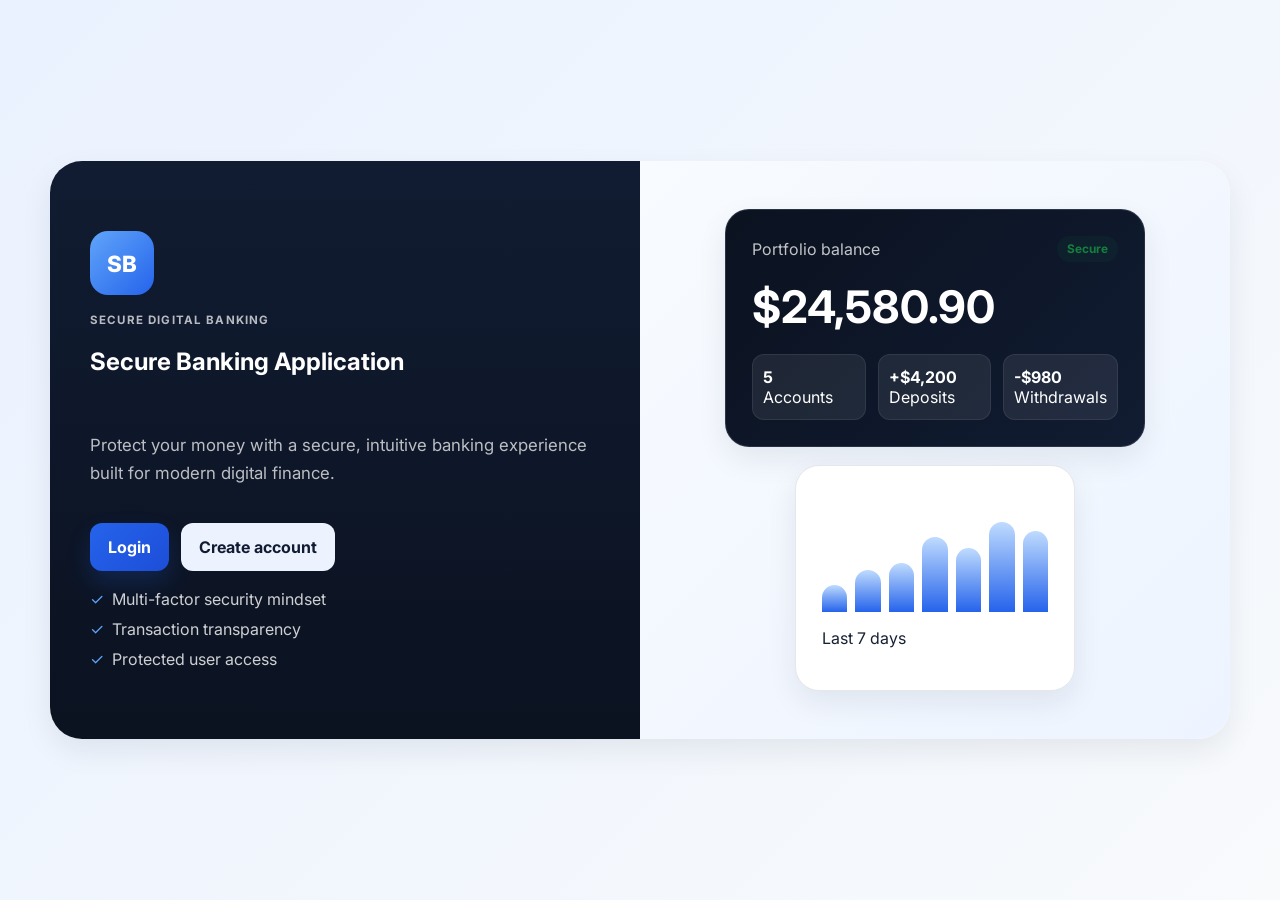
<file: frontend/index.html>
<!DOCTYPE html>
<html lang="en">
  <head>
    <meta charset="UTF-8" />
    <meta name="viewport" content="width=device-width, initial-scale=1.0" />
    <title>Secure Banking Application</title>
    <link rel="preconnect" href="https://fonts.googleapis.com" />
    <link rel="preconnect" href="https://fonts.gstatic.com" crossorigin />
    <link href="https://fonts.googleapis.com/css2?family=Inter:wght@400;500;600;700;800&display=swap" rel="stylesheet" />
    <link rel="stylesheet" href="styles/style.css" />
  </head>
  <body class="landing-page">
    <main class="landing-shell">
      <section class="brand-panel">
        <div class="brand-badge">SB</div>
        <div>
          <p class="eyebrow">Secure digital banking</p>
          <h1>Secure Banking Application</h1>
        </div>
        <p class="landing-copy">
          Protect your money with a secure, intuitive banking experience built for modern digital finance.
        </p>
        <div class="landing-actions">
          <a class="btn btn-primary" href="login.html">Login</a>
          <a class="btn btn-secondary" href="register.html">Create account</a>
        </div>
        <ul class="feature-list">
          <li>Multi-factor security mindset</li>
          <li>Transaction transparency</li>
          <li>Protected user access</li>
        </ul>
      </section>
      <section class="landing-visual">
        <div class="summary-card main">
          <div class="summary-header">
            <span>Portfolio balance</span>
            <span class="status-pill success">Secure</span>
          </div>
          <h2>$24,580.90</h2>
          <div class="mini-grid">
            <div>
              <strong>5</strong>
              <span>Accounts</span>
            </div>
            <div>
              <strong>+$4,200</strong>
              <span>Deposits</span>
            </div>
            <div>
              <strong>-$980</strong>
              <span>Withdrawals</span>
            </div>
          </div>
        </div>
        <div class="summary-card secondary">
          <div class="sparkline" aria-hidden="true">
            <span></span>
            <span></span>
            <span></span>
            <span></span>
            <span></span>
            <span></span>
            <span></span>
          </div>
          <p>Last 7 days</p>
        </div>
      </section>
    </main>
  </body>
</html>
</file>
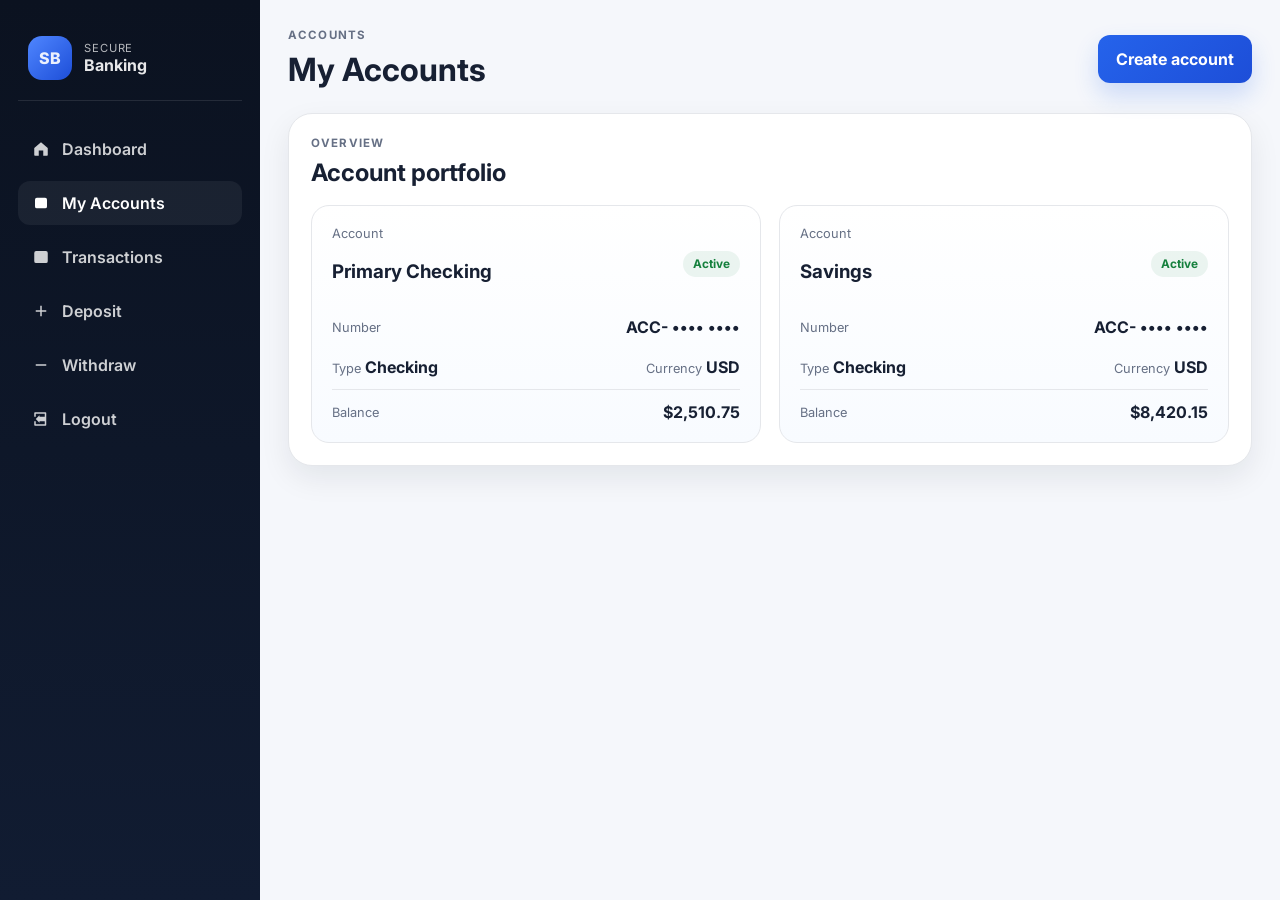
<file: frontend/accounts.html>
<!DOCTYPE html>
<html lang="en">
  <head>
    <meta charset="UTF-8" />
    <meta name="viewport" content="width=device-width, initial-scale=1.0" />
    <title>My Accounts | Secure Banking Application</title>
    <link rel="preconnect" href="https://fonts.googleapis.com" />
    <link rel="preconnect" href="https://fonts.gstatic.com" crossorigin />
    <link href="https://fonts.googleapis.com/css2?family=Inter:wght@400;500;600;700;800&display=swap" rel="stylesheet" />
    <link rel="stylesheet" href="styles/style.css" />
  </head>
  <body>
    <div class="app-shell">
      <aside class="sidebar">
        <div class="brand-block">
          <div class="brand-mark">SB</div>
          <div>
            <p>Secure</p>
            <strong>Banking</strong>
          </div>
        </div>

        <nav class="nav-menu" aria-label="Sidebar navigation">
          <a class="nav-item" href="dashboard.html">
            <svg viewBox="0 0 24 24" aria-hidden="true"><path d="M3 10.5 12 3l9 7.5V20a1 1 0 0 1-1 1h-5v-7H9v7H4a1 1 0 0 1-1-1v-9.5Z"/></svg>
            <span>Dashboard</span>
          </a>
          <a class="nav-item active" href="accounts.html">
            <svg viewBox="0 0 24 24" aria-hidden="true"><path d="M4 7.5A2.5 2.5 0 0 1 6.5 5h11A2.5 2.5 0 0 1 20 7.5v9A2.5 2.5 0 0 1 17.5 19h-11A2.5 2.5 0 0 1 4 16.5v-9Zm2.5-.5h11a.5.5 0 0 1 .5.5v1H6V7.5a.5.5 0 0 1 .5-.5Zm-1 4h12v5.5a.5.5 0 0 1-.5.5h-11a.5.5 0 0 1-.5-.5V11Z"/></svg>
            <span>My Accounts</span>
          </a>
          <a class="nav-item" href="transactions.html">
            <svg viewBox="0 0 24 24" aria-hidden="true"><path d="M3 6.5A2.5 2.5 0 0 1 5.5 4h13A2.5 2.5 0 0 1 21 6.5v11A2.5 2.5 0 0 1 18.5 20h-13A2.5 2.5 0 0 1 3 17.5v-11Zm3 1.5h12v2H6V8Zm0 4h7v2H6v-2Zm0 4h5v2H6v-2Z"/></svg>
            <span>Transactions</span>
          </a>
          <button type="button" class="nav-item button-link" data-modal="depositModal">
            <svg viewBox="0 0 24 24" aria-hidden="true"><path d="M11 5h2v6h6v2h-6v6h-2v-6H5v-2h6V5Z"/></svg>
            <span>Deposit</span>
          </button>
          <button type="button" class="nav-item button-link" data-modal="withdrawModal">
            <svg viewBox="0 0 24 24" aria-hidden="true"><path d="M5 11h14v2H5v-2Z"/></svg>
            <span>Withdraw</span>
          </button>
          <button type="button" class="nav-item button-link logout-link" id="logoutButton">
            <svg viewBox="0 0 24 24" aria-hidden="true"><path d="M10 17v-2h7V9h-7V7l-5 5 5 5Zm-7-8h2V5h12v14H5v-4H3v5a1 1 0 0 0 1 1h14a1 1 0 0 0 1-1V4a1 1 0 0 0-1-1H4a1 1 0 0 0-1 1v5Z"/></svg>
            <span>Logout</span>
          </button>
        </nav>
      </aside>

      <main class="main-content">
        <header class="topbar">
          <div>
            <p class="eyebrow muted">Accounts</p>
            <h1>My Accounts</h1>
          </div>
          <div class="topbar-right">
            <button type="button" class="btn btn-primary" data-modal="createAccountModal">Create account</button>
          </div>
        </header>

        <section class="panel accounts-panel">
          <div class="panel-header">
            <div>
              <p class="eyebrow muted">Overview</p>
              <h2>Account portfolio</h2>
            </div>
          </div>

          <div class="account-grid" id="accountGrid">
            <div class="empty-state-card">No accounts available yet. Create your first account to begin.</div>
          </div>
        </section>
      </main>
    </div>

    <div class="modal hidden" id="createAccountModal" aria-hidden="true">
      <div class="modal-card small-modal">
        <div class="modal-header">
          <h3>Create bank account</h3>
          <button type="button" class="close-modal" aria-label="Close account creation dialog">×</button>
        </div>
        <form id="createAccountForm" class="modal-form">
          <div class="form-group">
            <label for="newAccountName">Account label</label>
            <input id="newAccountName" name="newAccountName" type="text" placeholder="e.g., Savings" />
          </div>
          <div class="modal-actions">
            <button type="button" class="btn btn-secondary" data-close-modal="createAccountModal">Cancel</button>
            <button type="submit" class="btn btn-primary">Create account</button>
          </div>
        </form>
      </div>
    </div>

    <script src="scripts/app.js"></script>
    <script src="scripts/dashboard.js"></script>
  </body>
</html>
</file>
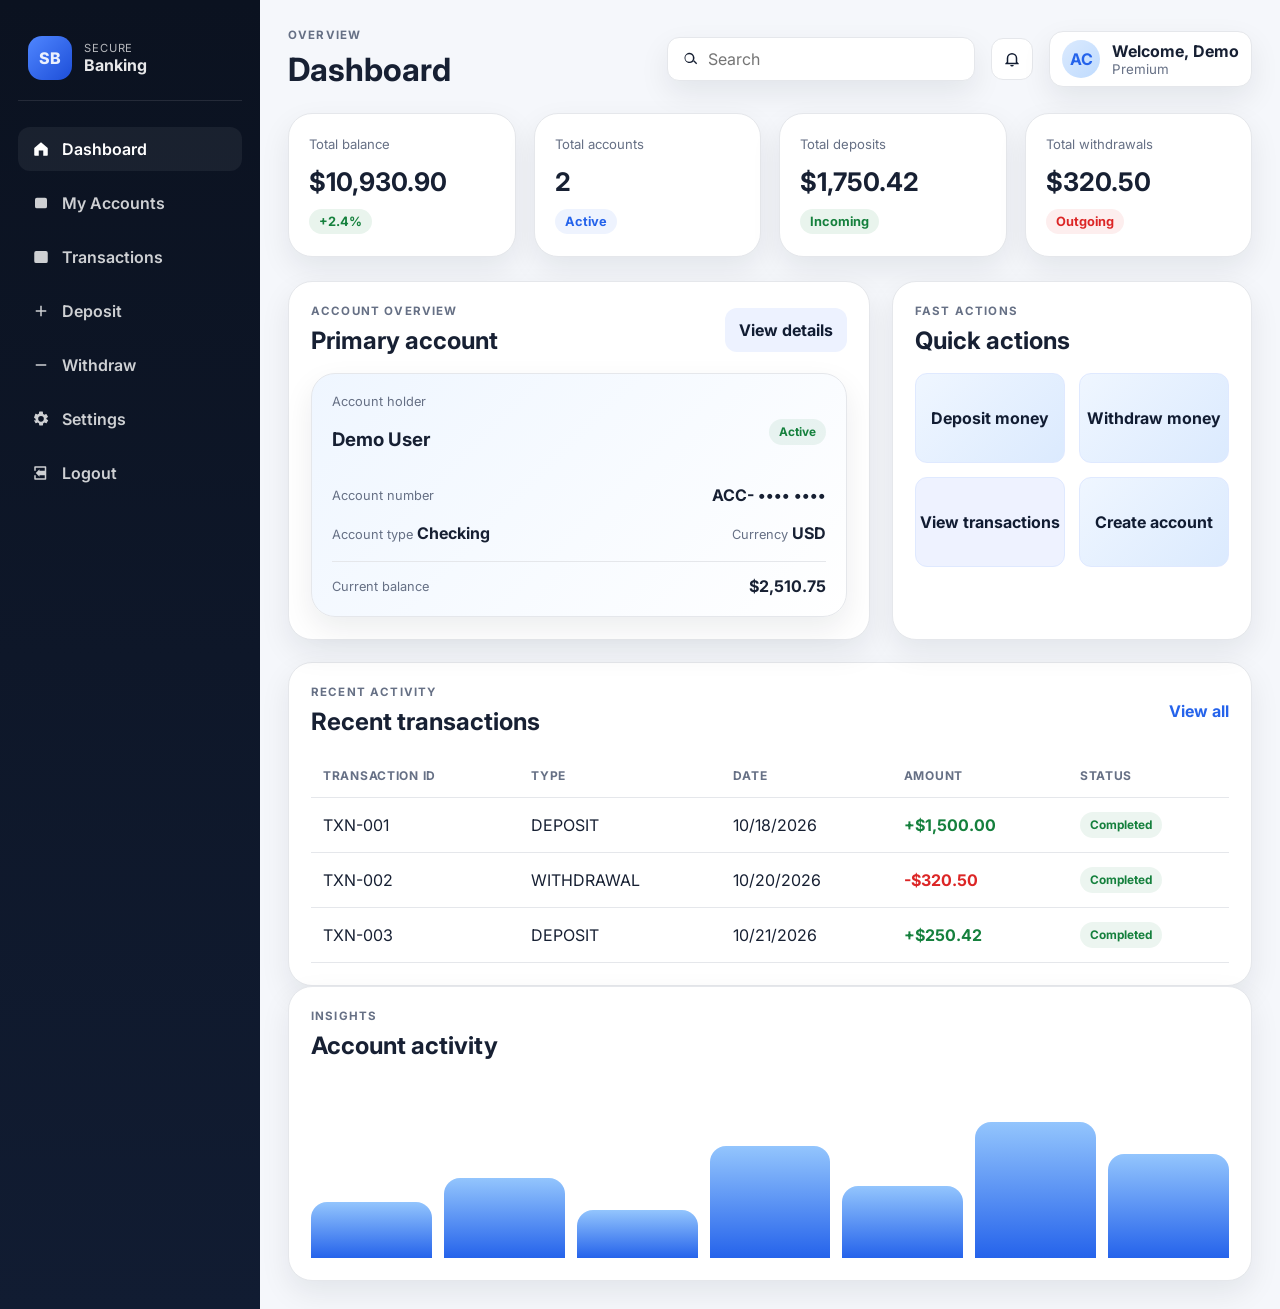
<file: frontend/dashboard.html>
<!DOCTYPE html>
<html lang="en">
  <head>
    <meta charset="UTF-8" />
    <meta name="viewport" content="width=device-width, initial-scale=1.0" />
    <title>Dashboard | Secure Banking Application</title>
    <link rel="preconnect" href="https://fonts.googleapis.com" />
    <link rel="preconnect" href="https://fonts.gstatic.com" crossorigin />
    <link href="https://fonts.googleapis.com/css2?family=Inter:wght@400;500;600;700;800&display=swap" rel="stylesheet" />
    <link rel="stylesheet" href="styles/style.css" />
  </head>
  <body>
    <div class="app-shell">
      <aside class="sidebar" id="sidebar">
        <div class="brand-block">
          <div class="brand-mark">SB</div>
          <div>
            <p>Secure</p>
            <strong>Banking</strong>
          </div>
        </div>

        <nav class="nav-menu" aria-label="Sidebar navigation">
          <a class="nav-item active" href="dashboard.html">
            <svg viewBox="0 0 24 24" aria-hidden="true"><path d="M3 10.5 12 3l9 7.5V20a1 1 0 0 1-1 1h-5v-7H9v7H4a1 1 0 0 1-1-1v-9.5Z"/></svg>
            <span>Dashboard</span>
          </a>
          <a class="nav-item" href="accounts.html">
            <svg viewBox="0 0 24 24" aria-hidden="true"><path d="M4 7.5A2.5 2.5 0 0 1 6.5 5h11A2.5 2.5 0 0 1 20 7.5v9A2.5 2.5 0 0 1 17.5 19h-11A2.5 2.5 0 0 1 4 16.5v-9Zm2.5-.5h11a.5.5 0 0 1 .5.5v1H6V7.5a.5.5 0 0 1 .5-.5Zm-1 4h12v5.5a.5.5 0 0 1-.5.5h-11a.5.5 0 0 1-.5-.5V11Z"/></svg>
            <span>My Accounts</span>
          </a>
          <a class="nav-item" href="transactions.html">
            <svg viewBox="0 0 24 24" aria-hidden="true"><path d="M3 6.5A2.5 2.5 0 0 1 5.5 4h13A2.5 2.5 0 0 1 21 6.5v11A2.5 2.5 0 0 1 18.5 20h-13A2.5 2.5 0 0 1 3 17.5v-11Zm3 1.5h12v2H6V8Zm0 4h7v2H6v-2Zm0 4h5v2H6v-2Z"/></svg>
            <span>Transactions</span>
          </a>
          <button type="button" class="nav-item button-link" data-modal="depositModal">
            <svg viewBox="0 0 24 24" aria-hidden="true"><path d="M11 5h2v6h6v2h-6v6h-2v-6H5v-2h6V5Z"/></svg>
            <span>Deposit</span>
          </button>
          <button type="button" class="nav-item button-link" data-modal="withdrawModal">
            <svg viewBox="0 0 24 24" aria-hidden="true"><path d="M5 11h14v2H5v-2Z"/></svg>
            <span>Withdraw</span>
          </button>
          <a class="nav-item" href="#">
            <svg viewBox="0 0 24 24" aria-hidden="true"><path d="M19.14 12.94c.04-.31.06-.63.06-.94s-.02-.63-.06-.94l2.03-1.58a.5.5 0 0 0 .12-.64l-1.92-3.32a.5.5 0 0 0-.61-.18l-2.39.96a6.8 6.8 0 0 0-1.63-.94L14.5 2.5a.5.5 0 0 0-.5-.5h-3.99a.5.5 0 0 0-.5.5l-.35 2.41c-.58.23-1.12.55-1.63.94l-2.39-.96a.5.5 0 0 0-.61.18L2.71 9.84a.5.5 0 0 0 .12.64l2.03 1.58c-.04.31-.06.63-.06.94s.02.63.06.94L2.83 13.52a.5.5 0 0 0-.12.64l1.92 3.32a.5.5 0 0 0 .61.18l2.39-.96c.51.39 1.05.71 1.63.94l.35 2.41a.5.5 0 0 0 .5.5h3.99a.5.5 0 0 0 .5-.5l.35-2.41c.58-.23 1.12-.55 1.63-.94l2.39.96a.5.5 0 0 0 .61-.18l1.92-3.32a.5.5 0 0 0-.12-.64l-2.03-1.58ZM12 15.5A3.5 3.5 0 1 1 12 8a3.5 3.5 0 0 1 0 7.5Z"/></svg>
            <span>Settings</span>
          </a>
          <button type="button" class="nav-item button-link logout-link" id="logoutButton">
            <svg viewBox="0 0 24 24" aria-hidden="true"><path d="M10 17v-2h7V9h-7V7l-5 5 5 5Zm-7-8h2V5h12v14H5v-4H3v5a1 1 0 0 0 1 1h14a1 1 0 0 0 1-1V4a1 1 0 0 0-1-1H4a1 1 0 0 0-1 1v5Z"/></svg>
            <span>Logout</span>
          </button>
        </nav>
      </aside>

      <main class="main-content">
        <header class="topbar">
          <div>
            <p class="eyebrow muted">Overview</p>
            <h1>Dashboard</h1>
          </div>

          <div class="topbar-right">
            <label class="search-box" aria-label="Search">
              <svg viewBox="0 0 24 24" aria-hidden="true"><path d="M10.5 3a7.5 7.5 0 0 1 5.95 12.3l4.35 4.35 1.4-1.4-4.35-4.35A7.5 7.5 0 1 1 10.5 3Zm0 2a5.5 5.5 0 1 0 0 11 5.5 5.5 0 0 0 0-11Z"/></svg>
              <input type="search" placeholder="Search" />
            </label>
            <button class="icon-btn" aria-label="Notifications">
              <svg viewBox="0 0 24 24" aria-hidden="true"><path d="M12 22a2.5 2.5 0 0 0 2.45-2h-4.9A2.5 2.5 0 0 0 12 22Zm7-6V11a7 7 0 1 0-14 0v5L3 18v1h18v-1l-2-2Zm-2 1H7v-6a5 5 0 1 1 10 0v6Z"/></svg>
            </button>
            <div class="user-chip" aria-label="User account">
              <span class="avatar">AC</span>
              <div>
                <strong id="welcomeUser">Welcome</strong>
                <small>Premium</small>
              </div>
            </div>
          </div>
        </header>

        <section class="summary-grid">
          <article class="stat-card">
            <div class="stat-label">Total balance</div>
            <h3 id="totalBalance">$0.00</h3>
            <span class="trend positive">+2.4%</span>
          </article>
          <article class="stat-card">
            <div class="stat-label">Total accounts</div>
            <h3 id="accountCount">0</h3>
            <span class="trend neutral">Active</span>
          </article>
          <article class="stat-card">
            <div class="stat-label">Total deposits</div>
            <h3 id="totalDeposits">$0.00</h3>
            <span class="trend positive">Incoming</span>
          </article>
          <article class="stat-card">
            <div class="stat-label">Total withdrawals</div>
            <h3 id="totalWithdrawals">$0.00</h3>
            <span class="trend negative">Outgoing</span>
          </article>
        </section>

        <section class="main-grid">
          <article class="panel account-highlight">
            <div class="panel-header">
              <div>
                <p class="eyebrow muted">Account overview</p>
                <h2>Primary account</h2>
              </div>
              <button type="button" class="btn btn-secondary small-btn">View details</button>
            </div>

            <div class="account-card">
              <div class="account-head">
                <div>
                  <p>Account holder</p>
                  <h3 id="primaryAccountHolder">Loading...</h3>
                </div>
                <span class="status-pill success">Active</span>
              </div>

              <div class="account-number-row">
                <span>Account number</span>
                <strong id="maskedAccountNumber">•••• •••• ••••</strong>
              </div>

              <div class="account-meta">
                <div>
                  <span>Account type</span>
                  <strong>Checking</strong>
                </div>
                <div>
                  <span>Currency</span>
                  <strong>USD</strong>
                </div>
              </div>

              <div class="account-balance-row">
                <span>Current balance</span>
                <strong id="primaryBalance">$0.00</strong>
              </div>
            </div>
          </article>

          <article class="panel quick-actions-panel">
            <div class="panel-header">
              <div>
                <p class="eyebrow muted">Fast actions</p>
                <h2>Quick actions</h2>
              </div>
            </div>
            <div class="action-grid">
              <button type="button" class="action-btn" data-modal="depositModal">Deposit money</button>
              <button type="button" class="action-btn" data-modal="withdrawModal">Withdraw money</button>
              <a href="transactions.html" class="action-btn secondary-link">View transactions</a>
              <button type="button" class="action-btn" data-modal="createAccountModal">Create account</button>
            </div>
          </article>
        </section>

        <section class="panel table-panel">
          <div class="panel-header">
            <div>
              <p class="eyebrow muted">Recent activity</p>
              <h2>Recent transactions</h2>
            </div>
            <a href="transactions.html" class="link-button">View all</a>
          </div>

          <div class="table-wrap">
            <table>
              <thead>
                <tr>
                  <th>Transaction ID</th>
                  <th>Type</th>
                  <th>Date</th>
                  <th>Amount</th>
                  <th>Status</th>
                </tr>
              </thead>
              <tbody id="recentTransactionsTableBody">
                <tr>
                  <td colspan="5" class="empty-state-cell">No recent transactions available.</td>
                </tr>
              </tbody>
            </table>
          </div>
        </section>

        <section class="panel activity-panel">
          <div class="panel-header">
            <div>
              <p class="eyebrow muted">Insights</p>
              <h2>Account activity</h2>
            </div>
          </div>
          <div class="activity-chart" aria-label="Transaction activity chart">
            <div class="bar-group"><span style="height: 35%"></span></div>
            <div class="bar-group"><span style="height: 50%"></span></div>
            <div class="bar-group"><span style="height: 30%"></span></div>
            <div class="bar-group"><span style="height: 70%"></span></div>
            <div class="bar-group"><span style="height: 45%"></span></div>
            <div class="bar-group"><span style="height: 85%"></span></div>
            <div class="bar-group"><span style="height: 65%"></span></div>
          </div>
        </section>
      </main>
    </div>

    <div class="modal hidden" id="depositModal" aria-hidden="true">
      <div class="modal-card">
        <div class="modal-header">
          <h3>Deposit funds</h3>
          <button type="button" class="close-modal" aria-label="Close deposit dialog">×</button>
        </div>
        <form id="depositForm" class="modal-form">
          <div class="form-group">
            <label for="depositAccount">Account</label>
            <select id="depositAccount" name="depositAccount"></select>
          </div>
          <div class="form-group">
            <label for="depositAmount">Amount</label>
            <input id="depositAmount" name="depositAmount" type="number" min="0.01" step="0.01" placeholder="0.00" />
          </div>
          <div class="transaction-summary">
            <span>Transaction summary</span>
            <strong id="depositSummary">$0.00</strong>
          </div>
          <div class="modal-actions">
            <button type="button" class="btn btn-secondary" data-close-modal="depositModal">Cancel</button>
            <button type="submit" class="btn btn-primary">Confirm deposit</button>
          </div>
        </form>
      </div>
    </div>

    <div class="modal hidden" id="withdrawModal" aria-hidden="true">
      <div class="modal-card">
        <div class="modal-header">
          <h3>Withdraw funds</h3>
          <button type="button" class="close-modal" aria-label="Close withdraw dialog">×</button>
        </div>
        <form id="withdrawForm" class="modal-form">
          <div class="form-group">
            <label for="withdrawAccount">Account</label>
            <select id="withdrawAccount" name="withdrawAccount"></select>
          </div>
          <div class="form-group">
            <label for="withdrawAmount">Amount</label>
            <input id="withdrawAmount" name="withdrawAmount" type="number" min="0.01" step="0.01" placeholder="0.00" />
          </div>
          <div class="transaction-summary">
            <span>Available balance</span>
            <strong id="withdrawSummary">$0.00</strong>
          </div>
          <div class="modal-actions">
            <button type="button" class="btn btn-secondary" data-close-modal="withdrawModal">Cancel</button>
            <button type="submit" class="btn btn-primary">Confirm withdrawal</button>
          </div>
        </form>
      </div>
    </div>

    <div class="modal hidden" id="createAccountModal" aria-hidden="true">
      <div class="modal-card small-modal">
        <div class="modal-header">
          <h3>Create bank account</h3>
          <button type="button" class="close-modal" aria-label="Close account creation dialog">×</button>
        </div>
        <form id="createAccountForm" class="modal-form">
          <div class="form-group">
            <label for="newAccountName">Account label</label>
            <input id="newAccountName" name="newAccountName" type="text" placeholder="e.g., Savings" />
          </div>
          <div class="modal-actions">
            <button type="button" class="btn btn-secondary" data-close-modal="createAccountModal">Cancel</button>
            <button type="submit" class="btn btn-primary">Create account</button>
          </div>
        </form>
      </div>
    </div>

    <script src="scripts/app.js"></script>
    <script src="scripts/dashboard.js"></script>
  </body>
</html>
</file>
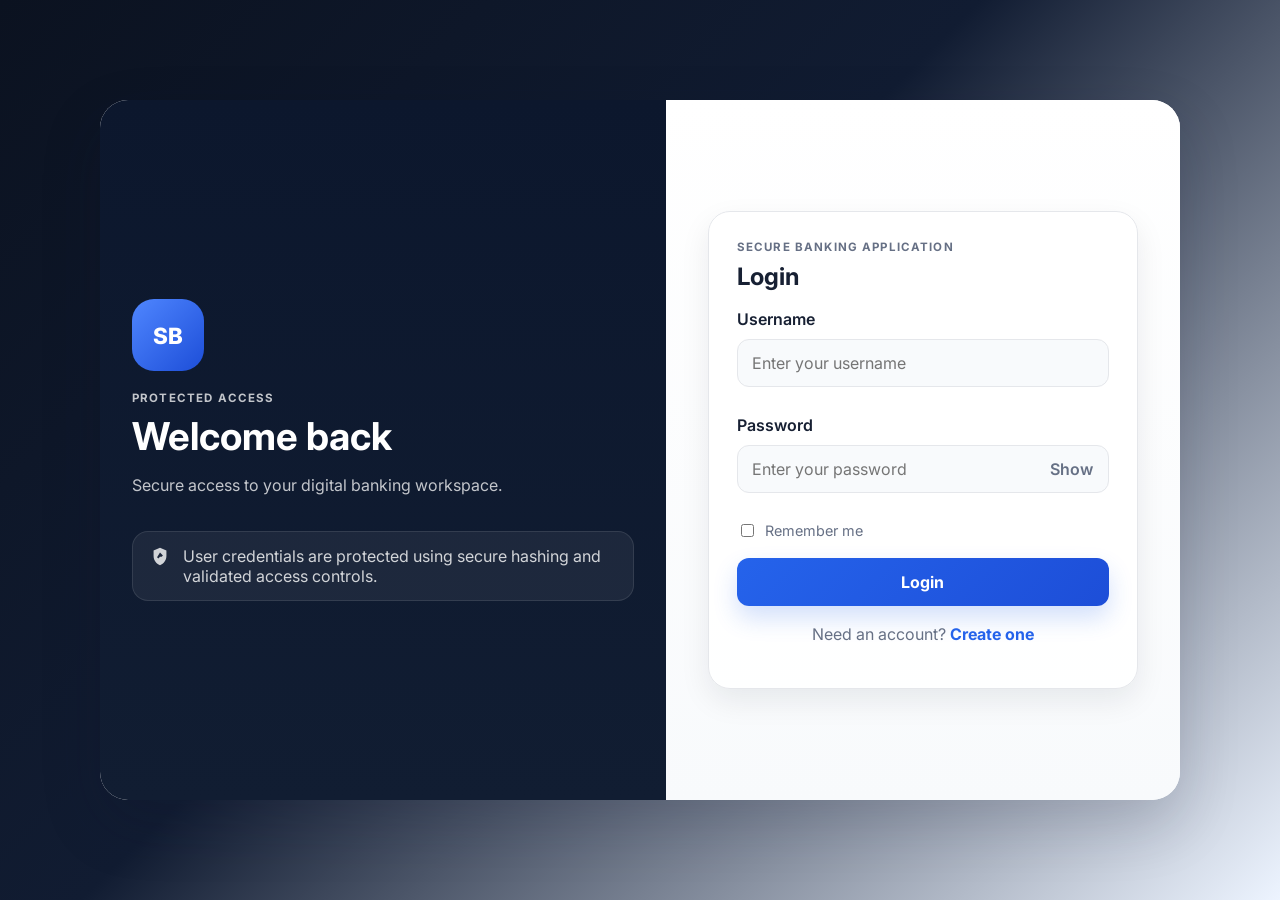
<file: frontend/login.html>
<!DOCTYPE html>
<html lang="en">
  <head>
    <meta charset="UTF-8" />
    <meta name="viewport" content="width=device-width, initial-scale=1.0" />
    <title>Login | Secure Banking Application</title>
    <link rel="preconnect" href="https://fonts.googleapis.com" />
    <link rel="preconnect" href="https://fonts.gstatic.com" crossorigin />
    <link href="https://fonts.googleapis.com/css2?family=Inter:wght@400;500;600;700;800&display=swap" rel="stylesheet" />
    <link rel="stylesheet" href="styles/style.css" />
    <link rel="stylesheet" href="styles/auth.css" />
  </head>
  <body class="auth-body">
    <main class="auth-shell login-shell">
      <section class="auth-visual">
        <div class="auth-logo">
          <span>SB</span>
        </div>
        <div class="auth-copy">
          <p class="eyebrow">Protected access</p>
          <h1>Welcome back</h1>
          <p>Secure access to your digital banking workspace.</p>
        </div>
        <div class="security-badge">
          <svg viewBox="0 0 24 24" aria-hidden="true"><path d="M12 2 5 5v6c0 4.4 2.8 8.5 7 10 4.2-1.5 7-5.6 7-10V5l-7-3Zm0 5.2 3.2 3.2-1.4 1.4L12 11.8l-1.8 1.8-1.4-1.4L12 7.2Z"/></svg>
          <span>User credentials are protected using secure hashing and validated access controls.</span>
        </div>
      </section>

      <section class="auth-panel">
        <div class="auth-card">
          <div class="auth-header">
            <div>
              <p class="eyebrow muted">Secure Banking Application</p>
              <h2>Login</h2>
            </div>
          </div>

          <form id="loginForm" novalidate>
            <div class="form-group">
              <label for="username">Username</label>
              <input id="username" name="username" type="text" autocomplete="username" placeholder="Enter your username" required />
              <small class="error-message" data-error-for="username"></small>
            </div>

            <div class="form-group">
              <label for="password">Password</label>
              <div class="password-wrapper">
                <input id="password" name="password" type="password" autocomplete="current-password" placeholder="Enter your password" required />
                <button type="button" class="toggle-password" data-target="password" aria-label="Show password">Show</button>
              </div>
              <small class="error-message" data-error-for="password"></small>
            </div>

            <div class="options-row">
              <label class="checkbox-row">
                <input type="checkbox" id="rememberMe" />
                <span>Remember me</span>
              </label>
            </div>

            <button type="submit" class="btn btn-primary btn-block" id="loginButton">
              <span class="btn-label">Login</span>
              <span class="spinner hidden" aria-hidden="true"></span>
            </button>

            <p class="auth-link-row">
              Need an account? <a href="register.html">Create one</a>
            </p>
          </form>
        </div>
      </section>
    </main>

    <script src="scripts/app.js"></script>
    <script src="scripts/auth.js"></script>
  </body>
</html>
</file>
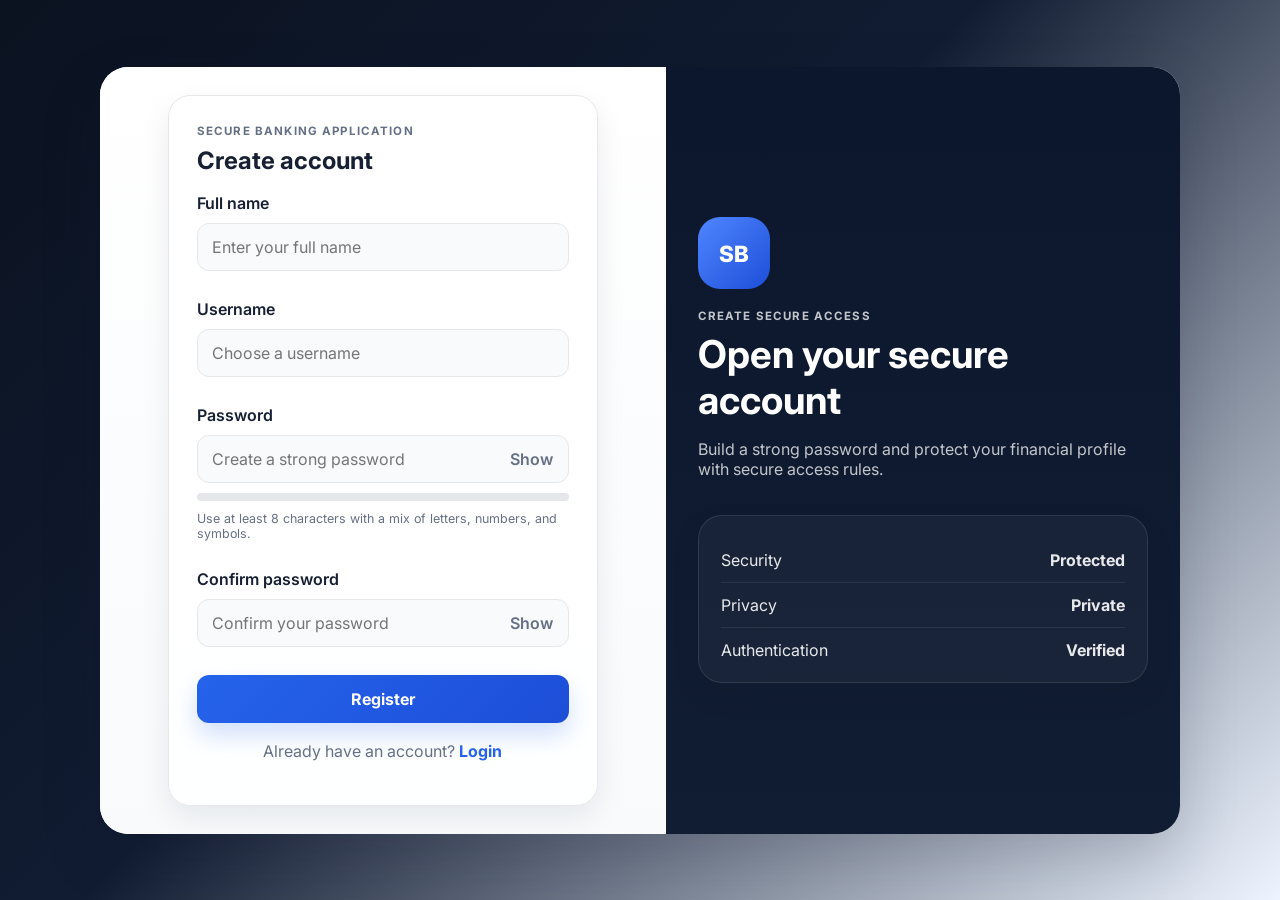
<file: frontend/register.html>
<!DOCTYPE html>
<html lang="en">
  <head>
    <meta charset="UTF-8" />
    <meta name="viewport" content="width=device-width, initial-scale=1.0" />
    <title>Register | Secure Banking Application</title>
    <link rel="preconnect" href="https://fonts.googleapis.com" />
    <link rel="preconnect" href="https://fonts.gstatic.com" crossorigin />
    <link href="https://fonts.googleapis.com/css2?family=Inter:wght@400;500;600;700;800&display=swap" rel="stylesheet" />
    <link rel="stylesheet" href="styles/style.css" />
    <link rel="stylesheet" href="styles/auth.css" />
  </head>
  <body class="auth-body">
    <main class="auth-shell register-shell">
      <section class="auth-panel">
        <div class="auth-card">
          <div class="auth-header">
            <div>
              <p class="eyebrow muted">Secure Banking Application</p>
              <h2>Create account</h2>
            </div>
          </div>

          <form id="registerForm" novalidate>
            <div class="form-group">
              <label for="fullName">Full name</label>
              <input id="fullName" name="fullName" type="text" autocomplete="name" placeholder="Enter your full name" required />
              <small class="error-message" data-error-for="fullName"></small>
            </div>

            <div class="form-group">
              <label for="registerUsername">Username</label>
              <input id="registerUsername" name="username" type="text" autocomplete="username" placeholder="Choose a username" required />
              <small class="error-message" data-error-for="registerUsername"></small>
            </div>

            <div class="form-group">
              <label for="registerPassword">Password</label>
              <div class="password-wrapper">
                <input id="registerPassword" name="password" type="password" autocomplete="new-password" placeholder="Create a strong password" required />
                <button type="button" class="toggle-password" data-target="registerPassword" aria-label="Show password">Show</button>
              </div>
              <div class="password-strength" aria-live="polite">
                <span class="strength-bar"></span>
              </div>
              <small class="helper-text">Use at least 8 characters with a mix of letters, numbers, and symbols.</small>
              <small class="error-message" data-error-for="registerPassword"></small>
            </div>

            <div class="form-group">
              <label for="confirmPassword">Confirm password</label>
              <div class="password-wrapper">
                <input id="confirmPassword" name="confirmPassword" type="password" autocomplete="new-password" placeholder="Confirm your password" required />
                <button type="button" class="toggle-password" data-target="confirmPassword" aria-label="Show password">Show</button>
              </div>
              <small class="error-message" data-error-for="confirmPassword"></small>
            </div>

            <button type="submit" class="btn btn-primary btn-block" id="registerButton">
              <span class="btn-label">Register</span>
              <span class="spinner hidden" aria-hidden="true"></span>
            </button>

            <p class="auth-link-row">
              Already have an account? <a href="login.html">Login</a>
            </p>
          </form>
        </div>
      </section>

      <section class="auth-visual registration-visual">
        <div class="auth-logo">
          <span>SB</span>
        </div>
        <div class="auth-copy">
          <p class="eyebrow">Create secure access</p>
          <h1>Open your secure account</h1>
          <p>Build a strong password and protect your financial profile with secure access rules.</p>
        </div>
        <div class="feature-card">
          <div class="feature-row">
            <span>Security</span>
            <strong>Protected</strong>
          </div>
          <div class="feature-row">
            <span>Privacy</span>
            <strong>Private</strong>
          </div>
          <div class="feature-row">
            <span>Authentication</span>
            <strong>Verified</strong>
          </div>
        </div>
      </section>
    </main>

    <script src="scripts/app.js"></script>
    <script src="scripts/auth.js"></script>
  </body>
</html>
</file>
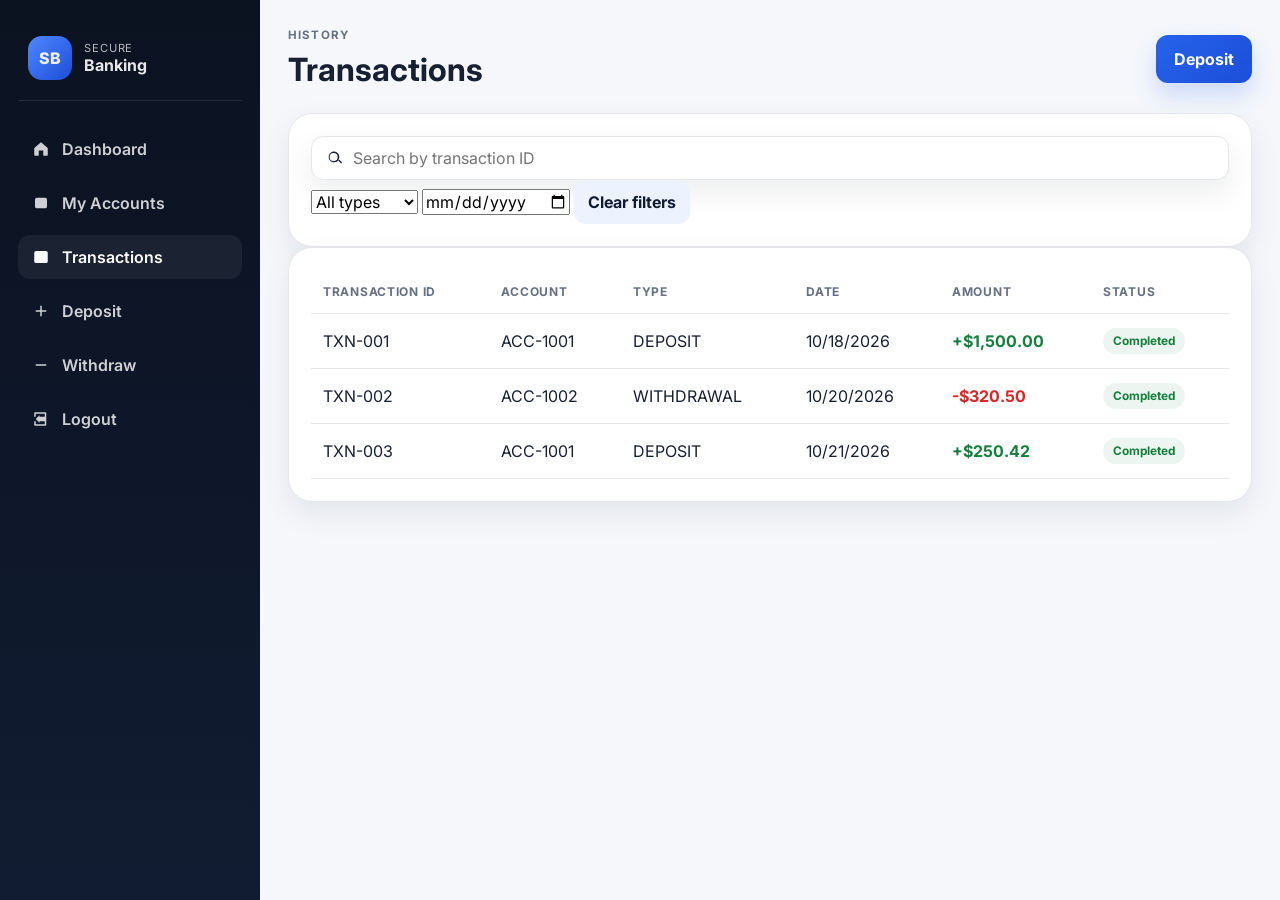
<file: frontend/transactions.html>
<!DOCTYPE html>
<html lang="en">
  <head>
    <meta charset="UTF-8" />
    <meta name="viewport" content="width=device-width, initial-scale=1.0" />
    <title>Transactions | Secure Banking Application</title>
    <link rel="preconnect" href="https://fonts.googleapis.com" />
    <link rel="preconnect" href="https://fonts.gstatic.com" crossorigin />
    <link href="https://fonts.googleapis.com/css2?family=Inter:wght@400;500;600;700;800&display=swap" rel="stylesheet" />
    <link rel="stylesheet" href="styles/style.css" />
  </head>
  <body>
    <div class="app-shell">
      <aside class="sidebar">
        <div class="brand-block">
          <div class="brand-mark">SB</div>
          <div>
            <p>Secure</p>
            <strong>Banking</strong>
          </div>
        </div>

        <nav class="nav-menu" aria-label="Sidebar navigation">
          <a class="nav-item" href="dashboard.html">
            <svg viewBox="0 0 24 24" aria-hidden="true"><path d="M3 10.5 12 3l9 7.5V20a1 1 0 0 1-1 1h-5v-7H9v7H4a1 1 0 0 1-1-1v-9.5Z"/></svg>
            <span>Dashboard</span>
          </a>
          <a class="nav-item" href="accounts.html">
            <svg viewBox="0 0 24 24" aria-hidden="true"><path d="M4 7.5A2.5 2.5 0 0 1 6.5 5h11A2.5 2.5 0 0 1 20 7.5v9A2.5 2.5 0 0 1 17.5 19h-11A2.5 2.5 0 0 1 4 16.5v-9Zm2.5-.5h11a.5.5 0 0 1 .5.5v1H6V7.5a.5.5 0 0 1 .5-.5Zm-1 4h12v5.5a.5.5 0 0 1-.5.5h-11a.5.5 0 0 1-.5-.5V11Z"/></svg>
            <span>My Accounts</span>
          </a>
          <a class="nav-item active" href="transactions.html">
            <svg viewBox="0 0 24 24" aria-hidden="true"><path d="M3 6.5A2.5 2.5 0 0 1 5.5 4h13A2.5 2.5 0 0 1 21 6.5v11A2.5 2.5 0 0 1 18.5 20h-13A2.5 2.5 0 0 1 3 17.5v-11Zm3 1.5h12v2H6V8Zm0 4h7v2H6v-2Zm0 4h5v2H6v-2Z"/></svg>
            <span>Transactions</span>
          </a>
          <button type="button" class="nav-item button-link" data-modal="depositModal">
            <svg viewBox="0 0 24 24" aria-hidden="true"><path d="M11 5h2v6h6v2h-6v6h-2v-6H5v-2h6V5Z"/></svg>
            <span>Deposit</span>
          </button>
          <button type="button" class="nav-item button-link" data-modal="withdrawModal">
            <svg viewBox="0 0 24 24" aria-hidden="true"><path d="M5 11h14v2H5v-2Z"/></svg>
            <span>Withdraw</span>
          </button>
          <button type="button" class="nav-item button-link logout-link" id="logoutButton">
            <svg viewBox="0 0 24 24" aria-hidden="true"><path d="M10 17v-2h7V9h-7V7l-5 5 5 5Zm-7-8h2V5h12v14H5v-4H3v5a1 1 0 0 0 1 1h14a1 1 0 0 0 1-1V4a1 1 0 0 0-1-1H4a1 1 0 0 0-1 1v5Z"/></svg>
            <span>Logout</span>
          </button>
        </nav>
      </aside>

      <main class="main-content">
        <header class="topbar">
          <div>
            <p class="eyebrow muted">History</p>
            <h1>Transactions</h1>
          </div>
          <div class="topbar-right">
            <button type="button" class="btn btn-primary" data-modal="depositModal">Deposit</button>
          </div>
        </header>

        <section class="panel filter-panel">
          <div class="toolbar">
            <label class="search-box" aria-label="Search transactions">
              <svg viewBox="0 0 24 24" aria-hidden="true"><path d="M10.5 3a7.5 7.5 0 0 1 5.95 12.3l4.35 4.35 1.4-1.4-4.35-4.35A7.5 7.5 0 1 1 10.5 3Zm0 2a5.5 5.5 0 1 0 0 11 5.5 5.5 0 0 0 0-11Z"/></svg>
              <input id="transactionSearch" type="search" placeholder="Search by transaction ID" />
            </label>

            <select id="transactionTypeFilter" class="select-control">
              <option value="all">All types</option>
              <option value="DEPOSIT">Deposit</option>
              <option value="WITHDRAWAL">Withdrawal</option>
            </select>

            <input id="transactionDateFilter" type="date" class="select-control" />

            <button type="button" class="btn btn-secondary small-btn" id="clearFiltersBtn">Clear filters</button>
          </div>
        </section>

        <section class="panel table-panel">
          <div class="table-wrap">
            <table>
              <thead>
                <tr>
                  <th>Transaction ID</th>
                  <th>Account</th>
                  <th>Type</th>
                  <th>Date</th>
                  <th>Amount</th>
                  <th>Status</th>
                </tr>
              </thead>
              <tbody id="allTransactionsBody">
                <tr>
                  <td colspan="6" class="empty-state-cell">No transaction history available.</td>
                </tr>
              </tbody>
            </table>
          </div>
        </section>
      </main>
    </div>

    <div class="modal hidden" id="depositModal" aria-hidden="true">
      <div class="modal-card">
        <div class="modal-header">
          <h3>Deposit funds</h3>
          <button type="button" class="close-modal" aria-label="Close deposit dialog">×</button>
        </div>
        <form id="depositForm" class="modal-form">
          <div class="form-group">
            <label for="depositAccount">Account</label>
            <select id="depositAccount" name="depositAccount"></select>
          </div>
          <div class="form-group">
            <label for="depositAmount">Amount</label>
            <input id="depositAmount" name="depositAmount" type="number" min="0.01" step="0.01" placeholder="0.00" />
          </div>
          <div class="transaction-summary">
            <span>Transaction summary</span>
            <strong id="depositSummary">$0.00</strong>
          </div>
          <div class="modal-actions">
            <button type="button" class="btn btn-secondary" data-close-modal="depositModal">Cancel</button>
            <button type="submit" class="btn btn-primary">Confirm deposit</button>
          </div>
        </form>
      </div>
    </div>

    <div class="modal hidden" id="withdrawModal" aria-hidden="true">
      <div class="modal-card">
        <div class="modal-header">
          <h3>Withdraw funds</h3>
          <button type="button" class="close-modal" aria-label="Close withdraw dialog">×</button>
        </div>
        <form id="withdrawForm" class="modal-form">
          <div class="form-group">
            <label for="withdrawAccount">Account</label>
            <select id="withdrawAccount" name="withdrawAccount"></select>
          </div>
          <div class="form-group">
            <label for="withdrawAmount">Amount</label>
            <input id="withdrawAmount" name="withdrawAmount" type="number" min="0.01" step="0.01" placeholder="0.00" />
          </div>
          <div class="transaction-summary">
            <span>Available balance</span>
            <strong id="withdrawSummary">$0.00</strong>
          </div>
          <div class="modal-actions">
            <button type="button" class="btn btn-secondary" data-close-modal="withdrawModal">Cancel</button>
            <button type="submit" class="btn btn-primary">Confirm withdrawal</button>
          </div>
        </form>
      </div>
    </div>

    <script src="scripts/app.js"></script>
    <script src="scripts/dashboard.js"></script>
  </body>
</html>
</file>
<file: frontend/styles/style.css>
:root {
  --primary-navy: #0b1220;
  --secondary-navy: #111c32;
  --primary-blue: #2563eb;
  --light-blue: #dbeafe;
  --background: #f5f7fb;
  --white: #ffffff;
  --text: #172033;
  --muted: #667085;
  --success: #15803d;
  --danger: #dc2626;
  --border: #e5e7eb;
  --shadow-soft: 0 12px 30px rgba(15, 23, 42, 0.08);
  --radius-lg: 24px;
  --radius-md: 16px;
  --radius-sm: 10px;
  --sidebar-width: 260px;
}

* {
  box-sizing: border-box;
}

html {
  scroll-behavior: smooth;
}

body {
  margin: 0;
  min-height: 100vh;
  font-family: "Inter", sans-serif;
  background: linear-gradient(180deg, #edf4ff 0%, var(--background) 100%);
  color: var(--text);
}

a {
  color: inherit;
  text-decoration: none;
}

button,
input,
select {
  font: inherit;
}

button {
  cursor: pointer;
}

img,
svg {
  display: block;
}

svg {
  width: 18px;
  height: 18px;
  fill: currentColor;
}

.hidden {
  display: none !important;
}

.app-shell {
  display: flex;
  min-height: 100vh;
  background: var(--background);
}

.sidebar {
  width: var(--sidebar-width);
  background: linear-gradient(180deg, var(--primary-navy) 0%, var(--secondary-navy) 100%);
  color: rgba(255, 255, 255, 0.9);
  padding: 28px 18px;
  display: flex;
  flex-direction: column;
  gap: 26px;
}

.brand-block {
  display: flex;
  align-items: center;
  gap: 12px;
  padding: 8px 10px 20px;
  border-bottom: 1px solid rgba(255, 255, 255, 0.1);
}

.brand-mark {
  width: 44px;
  height: 44px;
  border-radius: 14px;
  background: linear-gradient(135deg, #4f86ff 0%, #1d4ed8 100%);
  display: grid;
  place-items: center;
  font-weight: 800;
}

.brand-block p,
.brand-block strong {
  margin: 0;
}

.brand-block p {
  color: rgba(255, 255, 255, 0.7);
  font-size: 0.7rem;
  letter-spacing: 0.08em;
  text-transform: uppercase;
}

.nav-menu {
  display: flex;
  flex-direction: column;
  gap: 10px;
}

.nav-item,
.button-link {
  border: none;
  background: transparent;
  color: rgba(255, 255, 255, 0.8);
  width: 100%;
  border-radius: 12px;
  padding: 12px 14px;
  display: flex;
  align-items: center;
  gap: 12px;
  font-weight: 600;
  transition: 0.2s ease;
  text-align: left;
}

.nav-item:hover,
.nav-item.active,
.button-link:hover {
  background: rgba(255, 255, 255, 0.06);
  color: var(--white);
}

.main-content {
  flex: 1;
  padding: 28px;
}

.topbar {
  display: flex;
  flex-wrap: wrap;
  justify-content: space-between;
  align-items: center;
  gap: 18px;
  margin-bottom: 24px;
}

.topbar h1,
.panel h2,
.auth-card h2,
.auth-copy h1 {
  margin: 0;
}

.eyebrow {
  margin: 0 0 8px;
  font-size: 0.72rem;
  font-weight: 700;
  letter-spacing: 0.1em;
  text-transform: uppercase;
  color: var(--primary-blue);
}

.eyebrow.muted {
  color: var(--muted);
}

.topbar-right {
  display: flex;
  align-items: center;
  gap: 16px;
}

.search-box {
  display: flex;
  align-items: center;
  gap: 8px;
  background: var(--white);
  border: 1px solid var(--border);
  border-radius: 12px;
  padding: 10px 14px;
  min-width: 220px;
  box-shadow: var(--shadow-soft);
}

.search-box input {
  border: none;
  background: transparent;
  outline: none;
  width: 100%;
  color: var(--text);
}

.icon-btn,
.user-chip,
.avatar {
  display: flex;
  align-items: center;
}

.icon-btn {
  width: 42px;
  height: 42px;
  border-radius: 12px;
  border: 1px solid var(--border);
  background: var(--white);
  justify-content: center;
  color: var(--secondary-navy);
}

.user-chip {
  gap: 12px;
  background: var(--white);
  border: 1px solid var(--border);
  border-radius: 14px;
  padding: 8px 12px;
  box-shadow: var(--shadow-soft);
}

.user-chip strong,
.user-chip small {
  display: block;
}

.user-chip small {
  color: var(--muted);
}

.avatar {
  justify-content: center;
  width: 38px;
  height: 38px;
  border-radius: 50%;
  background: linear-gradient(135deg, #dbeafe 0%, #bfdbfe 100%);
  color: var(--primary-blue);
  font-weight: 700;
}

.summary-grid {
  display: grid;
  grid-template-columns: repeat(4, minmax(180px, 1fr));
  gap: 18px;
  margin-bottom: 24px;
}

.stat-card,
.panel,
.account-card,
.summary-card,
.auth-card,
.feature-card,
.empty-state-card {
  background: var(--white);
  border: 1px solid var(--border);
  border-radius: var(--radius-lg);
  box-shadow: var(--shadow-soft);
}

.stat-card {
  padding: 22px 20px;
}

.stat-label {
  color: var(--muted);
  font-size: 0.82rem;
  margin-bottom: 14px;
}

.stat-card h3 {
  margin: 0 0 12px;
  font-size: clamp(1.4rem, 2vw, 2rem);
}

.trend {
  display: inline-flex;
  align-items: center;
  font-size: 0.8rem;
  border-radius: 999px;
  padding: 5px 10px;
  font-weight: 700;
}

.trend.positive {
  background: rgba(21, 128, 61, 0.09);
  color: var(--success);
}

.trend.negative {
  background: rgba(220, 38, 38, 0.08);
  color: var(--danger);
}

.trend.neutral {
  background: rgba(37, 99, 235, 0.08);
  color: var(--primary-blue);
}

.main-grid {
  display: grid;
  grid-template-columns: 1.7fr 1fr;
  gap: 22px;
  margin-bottom: 22px;
}

.panel {
  padding: 22px;
}

.panel-header {
  display: flex;
  justify-content: space-between;
  align-items: center;
  gap: 16px;
  margin-bottom: 18px;
}

.account-card {
  padding: 20px;
  background: linear-gradient(135deg, #eff6ff 0%, #ffffff 100%);
}

.account-head,
.account-number-row,
.account-meta,
.account-balance-row {
  display: flex;
  justify-content: space-between;
  align-items: center;
  gap: 10px;
}

.account-head {
  margin-bottom: 16px;
}

.account-head p,
.account-number-row span,
.account-meta span,
.account-balance-row span,
.account-meta strong,
.account-number-row strong,
.account-balance-row strong {
  margin: 0;
}

.account-head p,
.account-number-row span,
.account-meta span,
.account-balance-row span {
  color: var(--muted);
  font-size: 0.8rem;
}

.account-meta {
  margin: 18px 0;
}

.account-balance-row {
  padding-top: 14px;
  border-top: 1px solid var(--border);
}

.status-pill {
  display: inline-flex;
  align-items: center;
  padding: 6px 10px;
  border-radius: 999px;
  font-size: 0.74rem;
  font-weight: 700;
}

.status-pill.success {
  background: rgba(21, 128, 61, 0.08);
  color: var(--success);
}

.status-pill.warning {
  background: rgba(245, 158, 11, 0.12);
  color: #b45309;
}

.status-pill.danger {
  background: rgba(220, 38, 38, 0.12);
  color: var(--danger);
}

.action-grid {
  display: grid;
  grid-template-columns: repeat(2, minmax(150px, 1fr));
  gap: 14px;
}

.action-btn,
.btn {
  border: none;
  border-radius: 12px;
  transition: transform 0.18s ease, box-shadow 0.18s ease, opacity 0.18s ease;
}

.action-btn {
  min-height: 90px;
  background: linear-gradient(135deg, #eff6ff 0%, #dbeafe 100%);
  border: 1px solid #dfe9ff;
  color: var(--secondary-navy);
  font-weight: 700;
  display: grid;
  place-items: center;
  text-align: center;
}

.action-btn:hover,
.btn:hover {
  transform: translateY(-1px);
}

.secondary-link {
  background: #eef2ff;
}

.table-wrap {
  overflow-x: auto;
}

table {
  width: 100%;
  border-collapse: collapse;
  min-width: 640px;
}

th,
td {
  padding: 14px 12px;
  text-align: left;
  border-bottom: 1px solid var(--border);
}

th {
  font-size: 0.75rem;
  color: var(--muted);
  text-transform: uppercase;
  letter-spacing: 0.06em;
}

.amount.positive {
  color: var(--success);
  font-weight: 700;
}

.amount.negative {
  color: var(--danger);
  font-weight: 700;
}

.empty-state-cell,
.empty-state-card {
  color: var(--muted);
  text-align: center;
}

.activity-chart {
  height: 180px;
  display: flex;
  align-items: end;
  gap: 12px;
  padding-top: 20px;
}

.bar-group {
  flex: 1;
  height: 100%;
  display: flex;
  align-items: end;
  justify-content: center;
}

.bar-group span {
  width: 100%;
  background: linear-gradient(180deg, #93c5fd 0%, #2563eb 100%);
  border-radius: 16px 16px 0 0;
}

.link-button {
  color: var(--primary-blue);
  font-weight: 700;
}

.modal {
  position: fixed;
  inset: 0;
  display: grid;
  place-items: center;
  background: rgba(11, 18, 32, 0.48);
  z-index: 30;
}

.modal-card {
  width: min(520px, 90vw);
  background: var(--white);
  border-radius: var(--radius-lg);
  border: 1px solid var(--border);
  box-shadow: var(--shadow-soft);
  padding: 24px;
}

.small-modal {
  width: min(420px, 90vw);
}

.modal-header {
  display: flex;
  justify-content: space-between;
  align-items: center;
  margin-bottom: 18px;
}

.close-modal {
  border: none;
  background: #f3f4f6;
  width: 34px;
  height: 34px;
  border-radius: 10px;
  font-size: 1.5rem;
  line-height: 1;
}

.modal-form,
.form-group {
  display: flex;
  flex-direction: column;
  gap: 10px;
}

.form-group label {
  font-weight: 600;
  color: var(--text);
}

.form-group input,
.form-group select {
  width: 100%;
  background: #f8fafc;
  border: 1px solid var(--border);
  border-radius: 12px;
  min-height: 48px;
  padding: 12px 14px;
  color: var(--text);
  outline: none;
}

.form-group input:focus,
.form-group select:focus,
.search-box:focus-within {
  border-color: rgba(37, 99, 235, 0.5);
  box-shadow: 0 0 0 4px rgba(37, 99, 235, 0.08);
}

.password-wrapper {
  position: relative;
}

.password-wrapper input {
  padding-right: 60px;
}

.toggle-password {
  position: absolute;
  right: 10px;
  top: 50%;
  transform: translateY(-50%);
  border: none;
  background: transparent;
  color: var(--muted);
  font-weight: 600;
}

.password-strength {
  width: 100%;
  height: 8px;
  background: #e5e7eb;
  border-radius: 999px;
  overflow: hidden;
}

.strength-bar {
  display: block;
  height: 100%;
  width: 0;
  border-radius: inherit;
  background: var(--danger);
  transition: width 0.2s ease, background 0.2s ease;
}

.helper-text,
.error-message {
  font-size: 0.78rem;
}

.helper-text {
  color: var(--muted);
}

.error-message {
  color: var(--danger);
  min-height: 18px;
}

.btn {
  display: inline-flex;
  justify-content: center;
  align-items: center;
  gap: 8px;
  padding: 12px 18px;
  font-weight: 700;
  min-height: 48px;
}

.btn-primary {
  background: linear-gradient(135deg, var(--primary-blue) 0%, #1d4ed8 100%);
  color: var(--white);
  box-shadow: 0 12px 24px rgba(37, 99, 235, 0.2);
}

.btn-secondary {
  background: #edf2ff;
  color: var(--secondary-navy);
}

.btn-block {
  width: 100%;
}

.small-btn {
  min-height: 40px;
  padding-inline: 14px;
}

.spinner {
  width: 16px;
  height: 16px;
  border: 2px solid rgba(255, 255, 255, 0.3);
  border-top-color: var(--white);
  border-radius: 50%;
  animation: spin 0.8s linear infinite;
}

@keyframes spin {
  to {
    transform: rotate(360deg);
  }
}

.auth-body {
  display: grid;
  place-items: center;
  min-height: 100vh;
  padding: 24px;
  background: linear-gradient(135deg, #0b1220 0%, #111c32 40%, #eff6ff 100%);
}

.auth-shell {
  width: min(1100px, 100%);
  min-height: 700px;
  display: grid;
  grid-template-columns: 1.1fr 1fr;
  border-radius: 28px;
  overflow: hidden;
  background: var(--white);
  box-shadow: 0 24px 60px rgba(15, 23, 42, 0.18);
}

.auth-visual {
  background: linear-gradient(180deg, #0c172d 0%, #111d32 100%);
  color: var(--white);
  padding: 42px 32px;
  display: flex;
  flex-direction: column;
  justify-content: center;
  gap: 20px;
}

.auth-logo {
  width: 72px;
  height: 72px;
  border-radius: 22px;
  display: grid;
  place-items: center;
  background: linear-gradient(135deg, #4f86ff 0%, #1d4ed8 100%);
  font-weight: 800;
  font-size: 1.4rem;
}

.auth-copy h1 {
  font-size: clamp(2rem, 3vw, 3rem);
  margin-bottom: 10px;
}

.auth-copy p {
  color: rgba(255, 255, 255, 0.75);
}

.security-badge {
  display: flex;
  gap: 12px;
  align-items: flex-start;
  background: rgba(255, 255, 255, 0.06);
  border: 1px solid rgba(255, 255, 255, 0.1);
  border-radius: 16px;
  padding: 14px 16px;
  color: rgba(255, 255, 255, 0.8);
}

.security-badge svg {
  width: 22px;
  height: 22px;
  flex-shrink: 0;
}

.auth-panel {
  background: linear-gradient(180deg, #ffffff 0%, #f8fafc 100%);
  display: grid;
  place-items: center;
  padding: 28px;
}

.auth-card {
  width: min(100%, 430px);
  padding: 28px;
  background: rgba(255, 255, 255, 0.92);
  border-radius: 22px;
}

.auth-header {
  margin-bottom: 18px;
}

.auth-link-row {
  text-align: center;
  margin-top: 18px;
  color: var(--muted);
}

.auth-link-row a {
  color: var(--primary-blue);
  font-weight: 700;
}

.options-row {
  display: flex;
  justify-content: space-between;
  align-items: center;
  margin-bottom: 18px;
}

.checkbox-row {
  display: inline-flex;
  align-items: center;
  gap: 8px;
  color: var(--muted);
  font-size: 0.9rem;
}

.checkbox-row input {
  accent-color: var(--primary-blue);
}

.registration-visual {
  order: 2;
}

.feature-card {
  padding: 22px;
  background: rgba(255, 255, 255, 0.04);
  border: 1px solid rgba(255, 255, 255, 0.1);
  color: rgba(255, 255, 255, 0.9);
}

.feature-row {
  display: flex;
  justify-content: space-between;
  padding: 12px 0;
  border-bottom: 1px solid rgba(255, 255, 255, 0.08);
}

.feature-row:last-child {
  border-bottom: none;
  padding-bottom: 0;
}

.landing-page {
  min-height: 100vh;
  display: grid;
  place-items: center;
  padding: 30px;
  background: linear-gradient(135deg, #eaf2ff 0%, #f8fafc 100%);
}

.landing-shell {
  width: min(1180px, 100%);
  display: grid;
  grid-template-columns: 1fr 1fr;
  border-radius: 32px;
  overflow: hidden;
  background: var(--white);
  box-shadow: var(--shadow-soft);
}

.brand-panel,
.landing-visual {
  padding: 48px 40px;
}

.brand-panel {
  background: linear-gradient(180deg, #111c32 0%, #0b1220 100%);
  color: var(--white);
  display: flex;
  flex-direction: column;
  justify-content: center;
  gap: 18px;
}

.brand-badge {
  width: 64px;
  height: 64px;
  border-radius: 18px;
  background: linear-gradient(135deg, #60a5fa 0%, #2563eb 100%);
  display: grid;
  place-items: center;
  font-size: 1.4rem;
  font-weight: 800;
}

.brand-panel .eyebrow {
  color: rgba(255, 255, 255, 0.7);
}

.landing-copy {
  color: rgba(255, 255, 255, 0.72);
  font-size: 1.05rem;
  line-height: 1.7;
}

.landing-actions {
  display: flex;
  gap: 12px;
  flex-wrap: wrap;
}

.feature-list {
  list-style: none;
  padding: 0;
  margin: 0;
  display: flex;
  flex-direction: column;
  gap: 10px;
  color: rgba(255, 255, 255, 0.8);
}

.feature-list li::before {
  content: "✓";
  color: #60a5fa;
  margin-right: 8px;
}

.landing-visual {
  background: linear-gradient(135deg, #f8fbff 0%, #edf4ff 100%);
  display: grid;
  place-items: center;
}

.summary-card {
  width: min(420px, 100%);
  padding: 26px;
}

.summary-card.main {
  background: linear-gradient(135deg, #0b1220 0%, #111c32 100%);
  color: var(--white);
  border-color: rgba(148, 163, 184, 0.2);
}

.summary-header {
  display: flex;
  justify-content: space-between;
  align-items: center;
  color: rgba(255, 255, 255, 0.75);
}

.summary-card.main h2 {
  margin: 18px 0 20px;
  font-size: clamp(2rem, 4vw, 2.8rem);
}

.mini-grid {
  display: grid;
  grid-template-columns: repeat(3, 1fr);
  gap: 12px;
}

.mini-grid div {
  background: rgba(255, 255, 255, 0.08);
  border: 1px solid rgba(255, 255, 255, 0.08);
  border-radius: 12px;
  padding: 12px 10px;
}

.mini-grid strong,
.mini-grid span {
  display: block;
}

.summary-card.secondary {
  width: 280px;
  margin-top: 18px;
}

.sparkline {
  height: 120px;
  display: flex;
  align-items: end;
  gap: 8px;
  padding-top: 10px;
}

.sparkline span {
  flex: 1;
  background: linear-gradient(180deg, #bfdbfe 0%, #2563eb 100%);
  border-radius: 999px 999px 0 0;
}

.sparkline span:nth-child(1) { height: 25%; }
.sparkline span:nth-child(2) { height: 38%; }
.sparkline span:nth-child(3) { height: 45%; }
.sparkline span:nth-child(4) { height: 68%; }
.sparkline span:nth-child(5) { height: 58%; }
.sparkline span:nth-child(6) { height: 82%; }
.sparkline span:nth-child(7) { height: 74%; }

.transaction-summary {
  display: flex;
  justify-content: space-between;
  align-items: center;
  background: #f8fafc;
  border: 1px solid var(--border);
  border-radius: 12px;
  padding: 12px 14px;
  margin-top: 8px;
}

.modal-actions {
  display: flex;
  justify-content: flex-end;
  gap: 12px;
  margin-top: 18px;
}

.account-grid {
  display: grid;
  grid-template-columns: repeat(auto-fit, minmax(260px, 1fr));
  gap: 18px;
}

.account-card-item {
  padding: 20px;
  border: 1px solid var(--border);
  border-radius: 18px;
  background: linear-gradient(180deg, #ffffff 0%, #f8fbff 100%);
}

.account-card-item .account-meta {
  margin: 20px 0 12px;
}

.account-card-item .account-balance-row {
  border-top: 1px solid var(--border);
  padding-top: 12px;
}

@media (max-width: 980px) {
  .app-shell {
    flex-direction: column;
  }

  .sidebar {
    width: 100%;
    padding-bottom: 20px;
  }

  .main-grid,
  .summary-grid,
  .auth-shell,
  .landing-shell {
    grid-template-columns: 1fr;
  }

  .auth-shell {
    min-height: auto;
  }
}

@media (max-width: 640px) {
  .main-content {
    padding: 18px;
  }

  .topbar-right {
    width: 100%;
    justify-content: space-between;
    flex-wrap: wrap;
  }

  .search-box {
    min-width: 0;
    width: 100%;
  }

  .action-grid {
    grid-template-columns: 1fr;
  }

  .auth-card,
  .brand-panel,
  .landing-visual,
  .auth-visual {
    padding: 24px 18px;
  }

  .modal-card {
    padding: 18px;
  }
}
</file>
<file: frontend/styles/auth.css>
.auth-body {
  background: linear-gradient(135deg, #0b1220 0%, #111c32 45%, #edf4ff 100%);
}

.login-shell,
.register-shell {
  width: min(1080px, 100%);
}

@media (max-width: 760px) {
  .auth-shell {
    grid-template-columns: 1fr;
  }

  .auth-visual {
    order: 0;
  }
}
</file>
